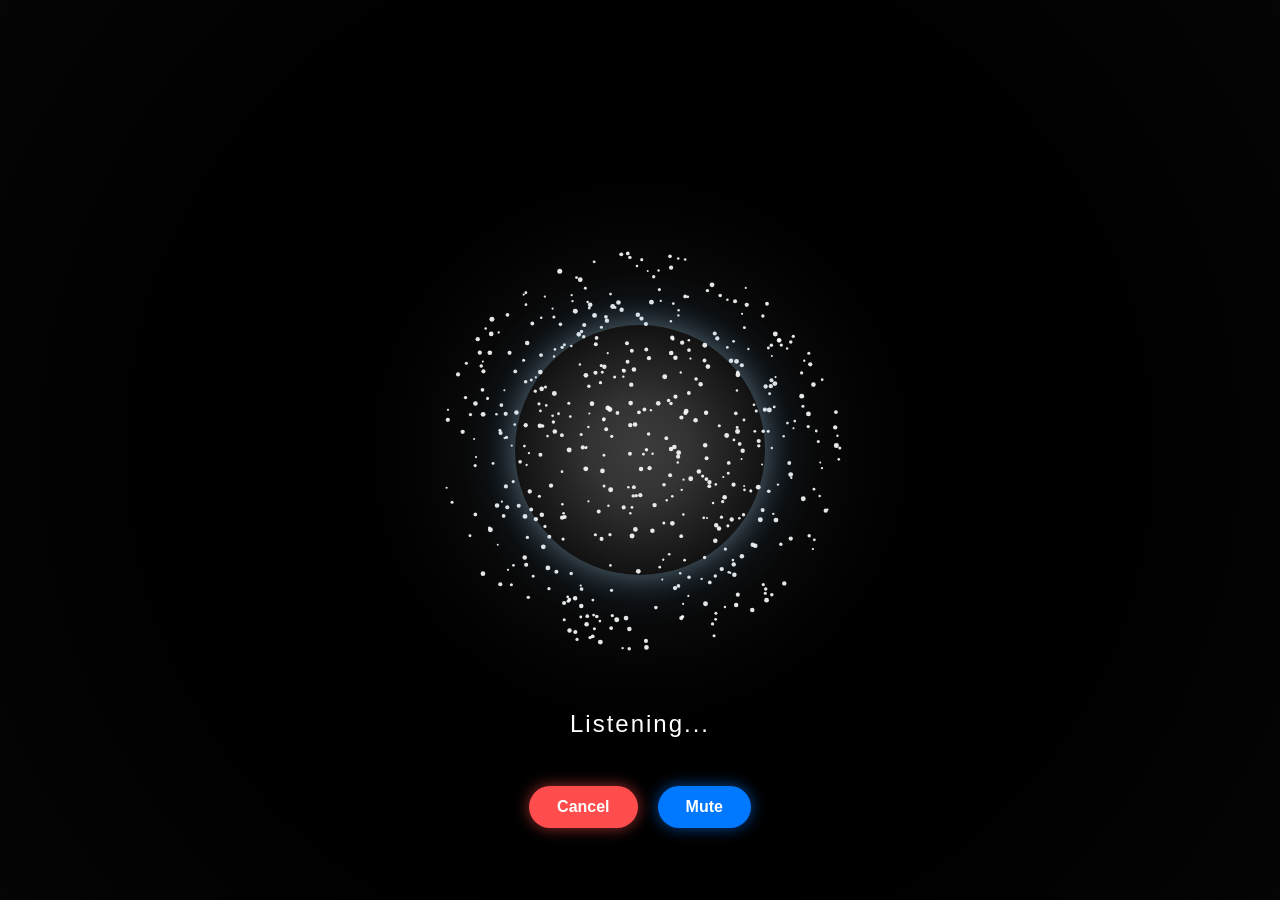
<file: assistant.html>
<!DOCTYPE html>
<html lang="en">

<head>
    <meta charset="UTF-8" />
    <meta name="viewport" content="width=device-width, initial-scale=1.0" />
    <title>AI Voice Assistant Animation</title>

    <style>
        /* --- Background layout --- */
        
        body {
            margin: 0;
            height: 100vh;
            display: flex;
            justify-content: center;
            align-items: center;
            background: radial-gradient(circle at center, #000 60%, #050505 100%);
            overflow: hidden;
            font-family: 'Poppins', sans-serif;
        }
        
        canvas {
            position: absolute;
            top: 0;
            left: 0;
            width: 100%;
            height: 100%;
        }
        /* --- Glow Circle --- */
        
        .glow-circle {
            position: relative;
            width: 250px;
            height: 250px;
            border-radius: 50%;
            background: radial-gradient(circle, rgba(255, 255, 255, 0.1) 0%, rgba(255, 255, 255, 0) 70%);
            box-shadow: 0 0 30px rgba(255, 255, 255, 0.3), 0 0 60px rgba(0, 150, 255, 0.2);
            animation: pulse 3s infinite ease-in-out;
        }
        
        @keyframes pulse {
            0%,
            100% {
                transform: scale(1);
                opacity: 0.8;
            }
            50% {
                transform: scale(1.1);
                opacity: 1;
            }
        }
        /* --- Voice text --- */
        
        .voice-text {
            position: absolute;
            bottom: 18%;
            color: #fff;
            font-size: 1.5rem;
            text-align: center;
            letter-spacing: 2px;
            animation: fadeText 3s infinite ease-in-out;
        }
        
        @keyframes fadeText {
            0%,
            100% {
                opacity: 0.4;
            }
            50% {
                opacity: 1;
            }
        }
        /* --- Buttons --- */
        
        .button-container {
            position: absolute;
            bottom: 8%;
            display: flex;
            gap: 20px;
        }
        
        .btn {
            padding: 12px 28px;
            border: none;
            border-radius: 25px;
            font-size: 1rem;
            cursor: pointer;
            transition: 0.3s ease;
            font-weight: 600;
        }
        
        .cancel-btn {
            background: #ff4c4c;
            color: #fff;
            box-shadow: 0 0 15px rgba(255, 76, 76, 0.6);
        }
        
        .cancel-btn:hover {
            background: #ff2e2e;
        }
        
        .mute-btn {
            background: #0078ff;
            color: #fff;
            box-shadow: 0 0 15px rgba(0, 120, 255, 0.6);
        }
        
        .mute-btn:hover {
            background: #005fd4;
        }
    </style>
</head>

<body>

    <!-- Background animation -->
    <canvas id="voiceWave"></canvas>

    <!-- Center glowing circle -->
    <div class="glow-circle"></div>
    <div class="voice-text" id="statusText">Listening...</div>

    <!-- Buttons -->
    <div class="button-container">
        <button class="btn cancel-btn" id="cancelBtn">Cancel</button>
        <button class="btn mute-btn" id="muteBtn">Mute</button>
    </div>

    <script>
        const canvas = document.getElementById("voiceWave");
        const ctx = canvas.getContext("2d");

        canvas.width = window.innerWidth;
        canvas.height = window.innerHeight;

        const particles = [];
        const numParticles = 500;
        const radius = 200;
        let isMuted = false;

        // Create particles
        for (let i = 0; i < numParticles; i++) {
            const angle = Math.random() * Math.PI * 2;
            const dist = Math.sqrt(Math.random()) * radius;

            const x = canvas.width / 2 + Math.cos(angle) * dist;
            const y = canvas.height / 2 + Math.sin(angle) * dist;

            particles.push({
                x,
                y,
                angle,
                dist,
                speed: 0.0015 + Math.random() * 0.0025,
                size: 1 + Math.random() * 1.5
            });
        }

        // Animate particles
        function animate() {
            ctx.clearRect(0, 0, canvas.width, canvas.height);

            // Background soft glow
            const gradient = ctx.createRadialGradient(
                canvas.width / 2, canvas.height / 2, 50,
                canvas.width / 2, canvas.height / 2, radius * 1.5
            );
            gradient.addColorStop(0, "rgba(255,255,255,0.15)");
            gradient.addColorStop(1, "rgba(0,0,0,0)");
            ctx.fillStyle = gradient;
            ctx.fillRect(0, 0, canvas.width, canvas.height);

            // Particle wave
            ctx.fillStyle = isMuted ?
                "rgba(150,150,150,0.8)" :
                "rgba(255,255,255,0.9)";

            particles.forEach(p => {
                p.angle += p.speed;

                const x = canvas.width / 2 + Math.cos(p.angle) * p.dist;
                const y = canvas.height / 2 + Math.sin(p.angle) * p.dist;

                ctx.beginPath();
                ctx.arc(x, y, p.size, 0, Math.PI * 2);
                ctx.fill();
            });

            requestAnimationFrame(animate);
        }

        animate();

        // Auto resize
        window.addEventListener("resize", () => {
            canvas.width = window.innerWidth;
            canvas.height = window.innerHeight;
        });

        // Buttons
        const muteBtn = document.getElementById("muteBtn");
        const cancelBtn = document.getElementById("cancelBtn");
        const statusText = document.getElementById("statusText");

        // Mute toggle
        muteBtn.addEventListener("click", () => {
            isMuted = !isMuted;
            muteBtn.textContent = isMuted ? "Unmute" : "Mute";
            statusText.textContent = isMuted ? "Muted..." : "Listening...";
        });

        // Cancel → go back
        cancelBtn.addEventListener("click", () => {
            statusText.textContent = "Cancelled";
            setTimeout(() => {
                window.location.href = "index.html";
            }, 800);
        });
    </script>

</body>

</html>
</file>
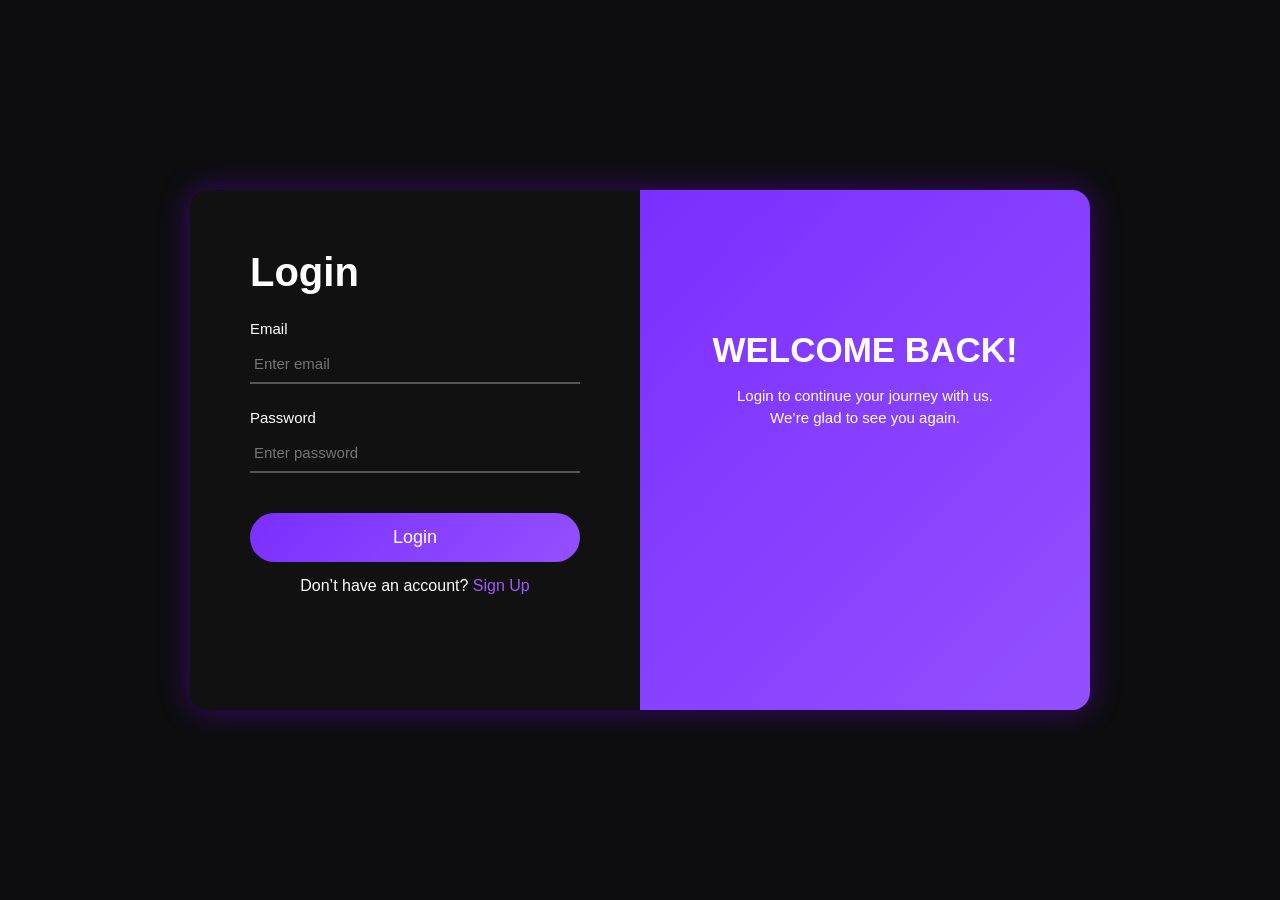
<file: Login.html>
<!DOCTYPE html>
<html lang="en">

<head>
    <meta charset="UTF-8" />
    <meta name="viewport" content="width=device-width, initial-scale=1.0" />
    <title>Login</title>

    <style>
        * {
            margin: 0;
            padding: 0;
            box-sizing: border-box;
            font-family: Arial, sans-serif;
        }
        
        body {
            height: 100vh;
            background: #0d0d0f;
            display: flex;
            justify-content: center;
            align-items: center;
            color: white;
        }
        
        .container {
            width: 900px;
            height: 520px;
            display: flex;
            border-radius: 18px;
            overflow: hidden;
            background: #111;
            box-shadow: 0 0 30px rgba(128, 0, 255, 0.4);
        }
        
        .left {
            width: 50%;
            padding: 60px;
            background: #111;
        }
        
        .right {
            width: 50%;
            background: linear-gradient(135deg, #7b2fff, #9350ff);
            padding: 40px;
        }
        
        h1 {
            margin-bottom: 25px;
            font-size: 40px;
            font-weight: 700;
        }
        
        .input-group {
            margin-top: 25px;
        }
        
        label {
            display: block;
            font-size: 15px;
            margin-bottom: 8px;
        }
        
        input {
            width: 100%;
            padding: 10px 4px;
            background: transparent;
            border: none;
            border-bottom: 2px solid #555;
            color: white;
            font-size: 15px;
            outline: none;
        }
        
        input:focus {
            border-bottom: 2px solid #a456ff;
        }
        
        .btn {
            width: 100%;
            padding: 14px;
            margin-top: 40px;
            background: linear-gradient(135deg, #7b2fff, #9350ff);
            border: none;
            border-radius: 25px;
            font-size: 18px;
            color: white;
            cursor: pointer;
            transition: 0.3s;
        }
        
        .btn:hover {
            transform: scale(1.03);
        }
        
        .text {
            margin-top: 15px;
            text-align: center;
        }
        
        .text a {
            color: #a456ff;
            text-decoration: none;
        }
        
        #errorMsg {
            display: none;
            color: #ff4f4f;
            margin-top: 15px;
            text-align: center;
        }
        
        .right h2 {
            margin-top: 100px;
            font-size: 35px;
            text-align: center;
            font-weight: 800;
        }
        
        .right p {
            margin-top: 15px;
            text-align: center;
            font-size: 15px;
            line-height: 22px;
        }
    </style>
</head>

<body>
    <div class="container">

        <!-- LEFT SIDE - LOGIN FORM -->
        <div class="left">
            <h1>Login</h1>

            <form id="loginForm">
                <div class="input-group">
                    <label for="email">Email</label>
                    <input type="email" id="email" placeholder="Enter email" required />
                </div>

                <div class="input-group">
                    <label for="password">Password</label>
                    <input type="password" id="password" placeholder="Enter password" required />
                </div>

                <p id="errorMsg">Invalid login details</p>

                <button class="btn" type="submit">Login</button>
            </form>

            <p class="text">
                Don’t have an account? <a href="signup.html">Sign Up</a>
            </p>
        </div>

        <!-- RIGHT SIDE -->
        <div class="right">
            <h2>WELCOME BACK!</h2>
            <p>Login to continue your journey with us.<br>We’re glad to see you again.</p>
        </div>

    </div>

    <script>
        document.getElementById("loginForm").addEventListener("submit", login);

        async function login(event) {
            event.preventDefault();

            const email = document.getElementById("email").value.trim();
            const password = document.getElementById("password").value.trim();
            const errorMsg = document.getElementById("errorMsg");

            errorMsg.style.display = "none";

            if (!email || !password) {
                errorMsg.textContent = "All fields are required.";
                errorMsg.style.display = "block";
                return;
            }

            try {
                const response = await fetch("http://127.0.0.1:5000/login", {
                    method: "POST",
                    headers: {
                        "Content-Type": "application/json"
                    },
                    body: JSON.stringify({
                        email,
                        password
                    })
                });

                const data = await response.json();

                if (response.ok && data.success) {
                    // Redirect after successful login
                    window.location.href = "dashboard.html";
                } else {
                    errorMsg.textContent = data.message || "Login failed!";
                    errorMsg.style.display = "block";
                }

            } catch (error) {
                errorMsg.textContent = "Error connecting to server.";
                errorMsg.style.display = "block";
            }
        }
    </script>
</body>

</html>
</file>
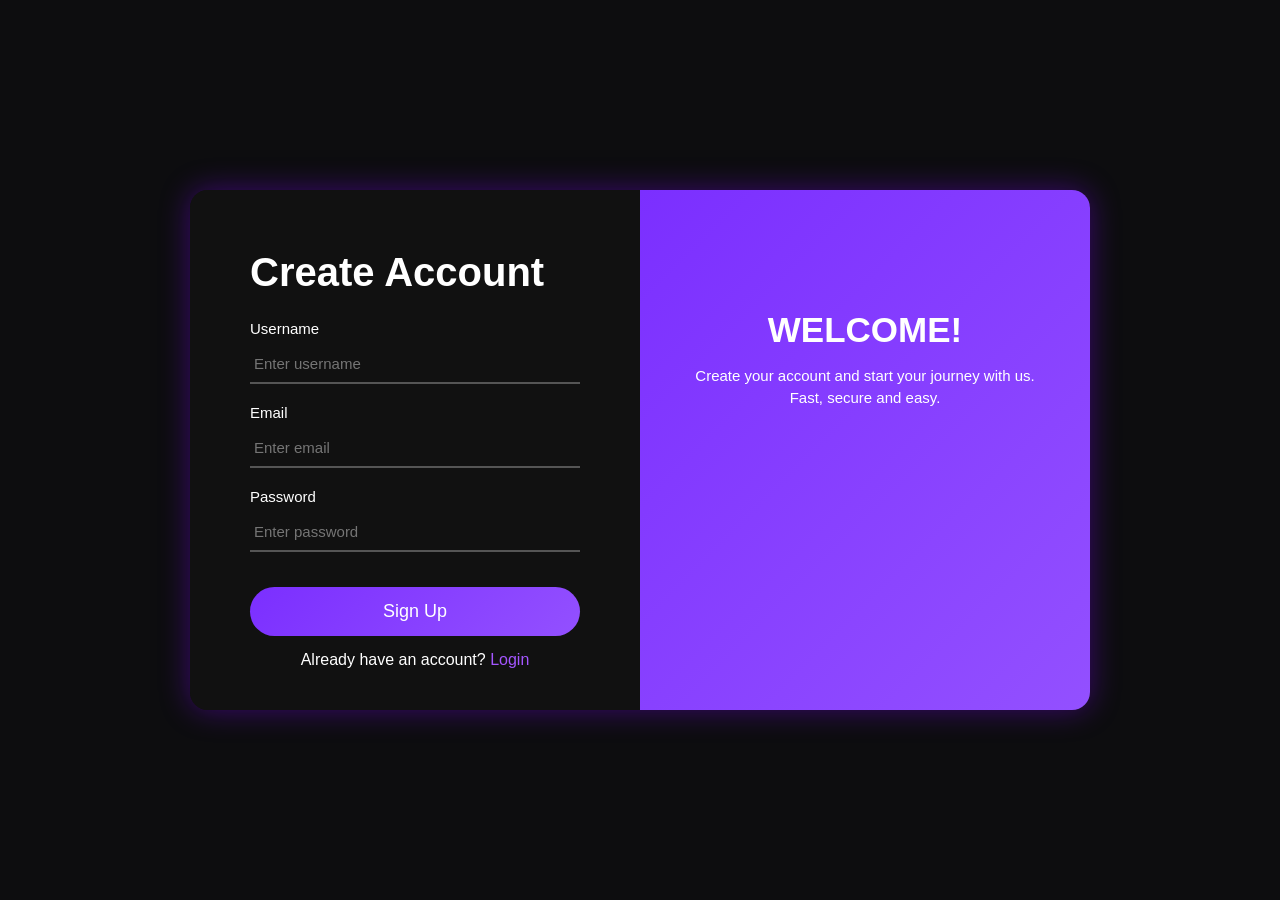
<file: signup.html>
<!DOCTYPE html>
<html lang="en">

<head>
    <meta charset="UTF-8" />
    <meta name="viewport" content="width=device-width, initial-scale=1.0" />
    <title>Sign Up</title>

    <style>
        * {
            margin: 0;
            padding: 0;
            box-sizing: border-box;
            font-family: Arial, sans-serif;
        }
        
        body {
            height: 100vh;
            background: #0d0d0f;
            display: flex;
            justify-content: center;
            align-items: center;
            color: white;
        }
        
        .container {
            width: 900px;
            height: 520px;
            display: flex;
            border-radius: 18px;
            overflow: hidden;
            background: #111;
            box-shadow: 0 0 30px rgba(128, 0, 255, 0.4);
        }
        
        .left {
            width: 50%;
            padding: 60px;
            background: #111;
        }
        
        .right {
            width: 50%;
            background: linear-gradient(135deg, #7b2fff, #9350ff);
            padding: 40px;
        }
        
        h1 {
            margin-bottom: 25px;
            font-size: 40px;
            font-weight: 700;
        }
        
        .input-group {
            margin-top: 20px;
        }
        
        label {
            display: block;
            font-size: 15px;
            margin-bottom: 8px;
        }
        
        input {
            width: 100%;
            padding: 10px 4px;
            background: transparent;
            border: none;
            border-bottom: 2px solid #555;
            color: white;
            font-size: 15px;
            outline: none;
        }
        
        input:focus {
            border-bottom: 2px solid #a456ff;
        }
        
        .btn {
            width: 100%;
            padding: 14px;
            margin-top: 35px;
            background: linear-gradient(135deg, #7b2fff, #9350ff);
            border: none;
            border-radius: 25px;
            font-size: 18px;
            color: white;
            cursor: pointer;
            transition: 0.3s;
        }
        
        .btn:hover {
            transform: scale(1.03);
        }
        
        .text {
            margin-top: 15px;
            text-align: center;
        }
        
        .text a {
            color: #a456ff;
            text-decoration: none;
        }
        
        #errorMsg {
            display: none;
            color: #ff4f4f;
            margin-top: 10px;
            text-align: center;
        }
        
        .right h2 {
            margin-top: 80px;
            font-size: 35px;
            text-align: center;
            font-weight: 800;
        }
        
        .right p {
            margin-top: 15px;
            text-align: center;
            font-size: 15px;
            line-height: 22px;
        }
    </style>
</head>

<body>
    <div class="container">

        <!-- LEFT SIDE - FORM -->
        <div class="left">
            <h1>Create Account</h1>

            <form id="signupForm">
                <div class="input-group">
                    <label for="username">Username</label>
                    <input type="text" id="username" placeholder="Enter username" required />
                </div>

                <div class="input-group">
                    <label for="email">Email</label>
                    <input type="email" id="email" placeholder="Enter email" required />
                </div>

                <div class="input-group">
                    <label for="password">Password</label>
                    <input type="password" id="password" placeholder="Enter password" required />
                </div>

                <p id="errorMsg">Invalid details!</p>

                <button class="btn" type="submit">Sign Up</button>
            </form>

            <p class="text">
                Already have an account? <a href="login.html">Login</a>
            </p>
        </div>

        <!-- RIGHT SIDE -->
        <div class="right">
            <h2>WELCOME!</h2>
            <p>Create your account and start your journey with us.<br>Fast, secure and easy.</p>
        </div>

    </div>

    <script>
        document.getElementById("signupForm").addEventListener("submit", signup);

        async function signup(event) {
            event.preventDefault();

            const username = document.getElementById("username").value.trim();
            const email = document.getElementById("email").value.trim();
            const password = document.getElementById("password").value.trim();
            const errorMsg = document.getElementById("errorMsg");

            errorMsg.style.display = "none";

            if (!username || !email || !password) {
                errorMsg.textContent = "All fields are required.";
                errorMsg.style.display = "block";
                return;
            }

            try {
                const response = await fetch("http://127.0.0.1:5000/signup", {
                    method: "POST",
                    headers: {
                        "Content-Type": "application/json"
                    },
                    body: JSON.stringify({
                        username,
                        email,
                        password
                    })
                });

                const data = await response.json();

                if (response.ok && data.success) {
                    window.location.href = "login.html";
                } else {
                    errorMsg.textContent = data.message || "Signup failed!";
                    errorMsg.style.display = "block";
                }

            } catch (err) {
                errorMsg.textContent = "Unable to connect to server.";
                errorMsg.style.display = "block";
            }
        }
    </script>
</body>

</html>
</file>
